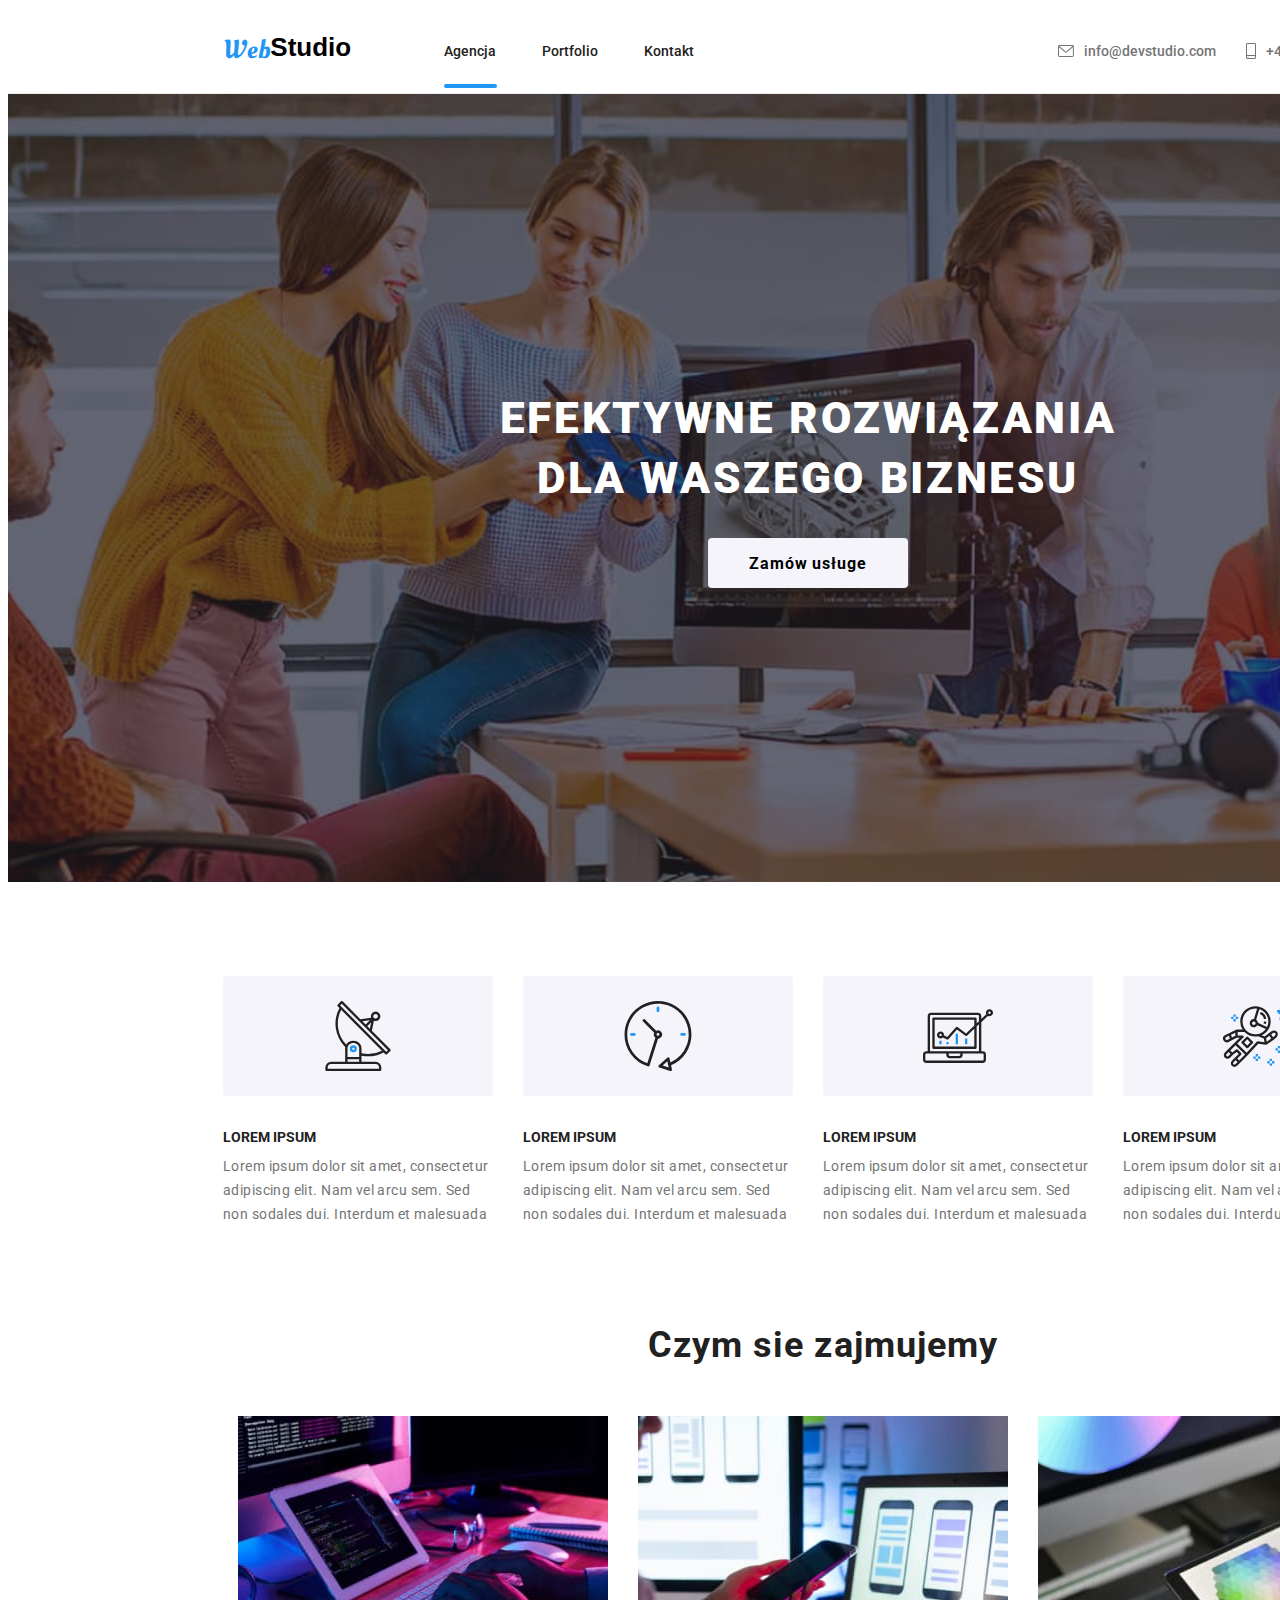
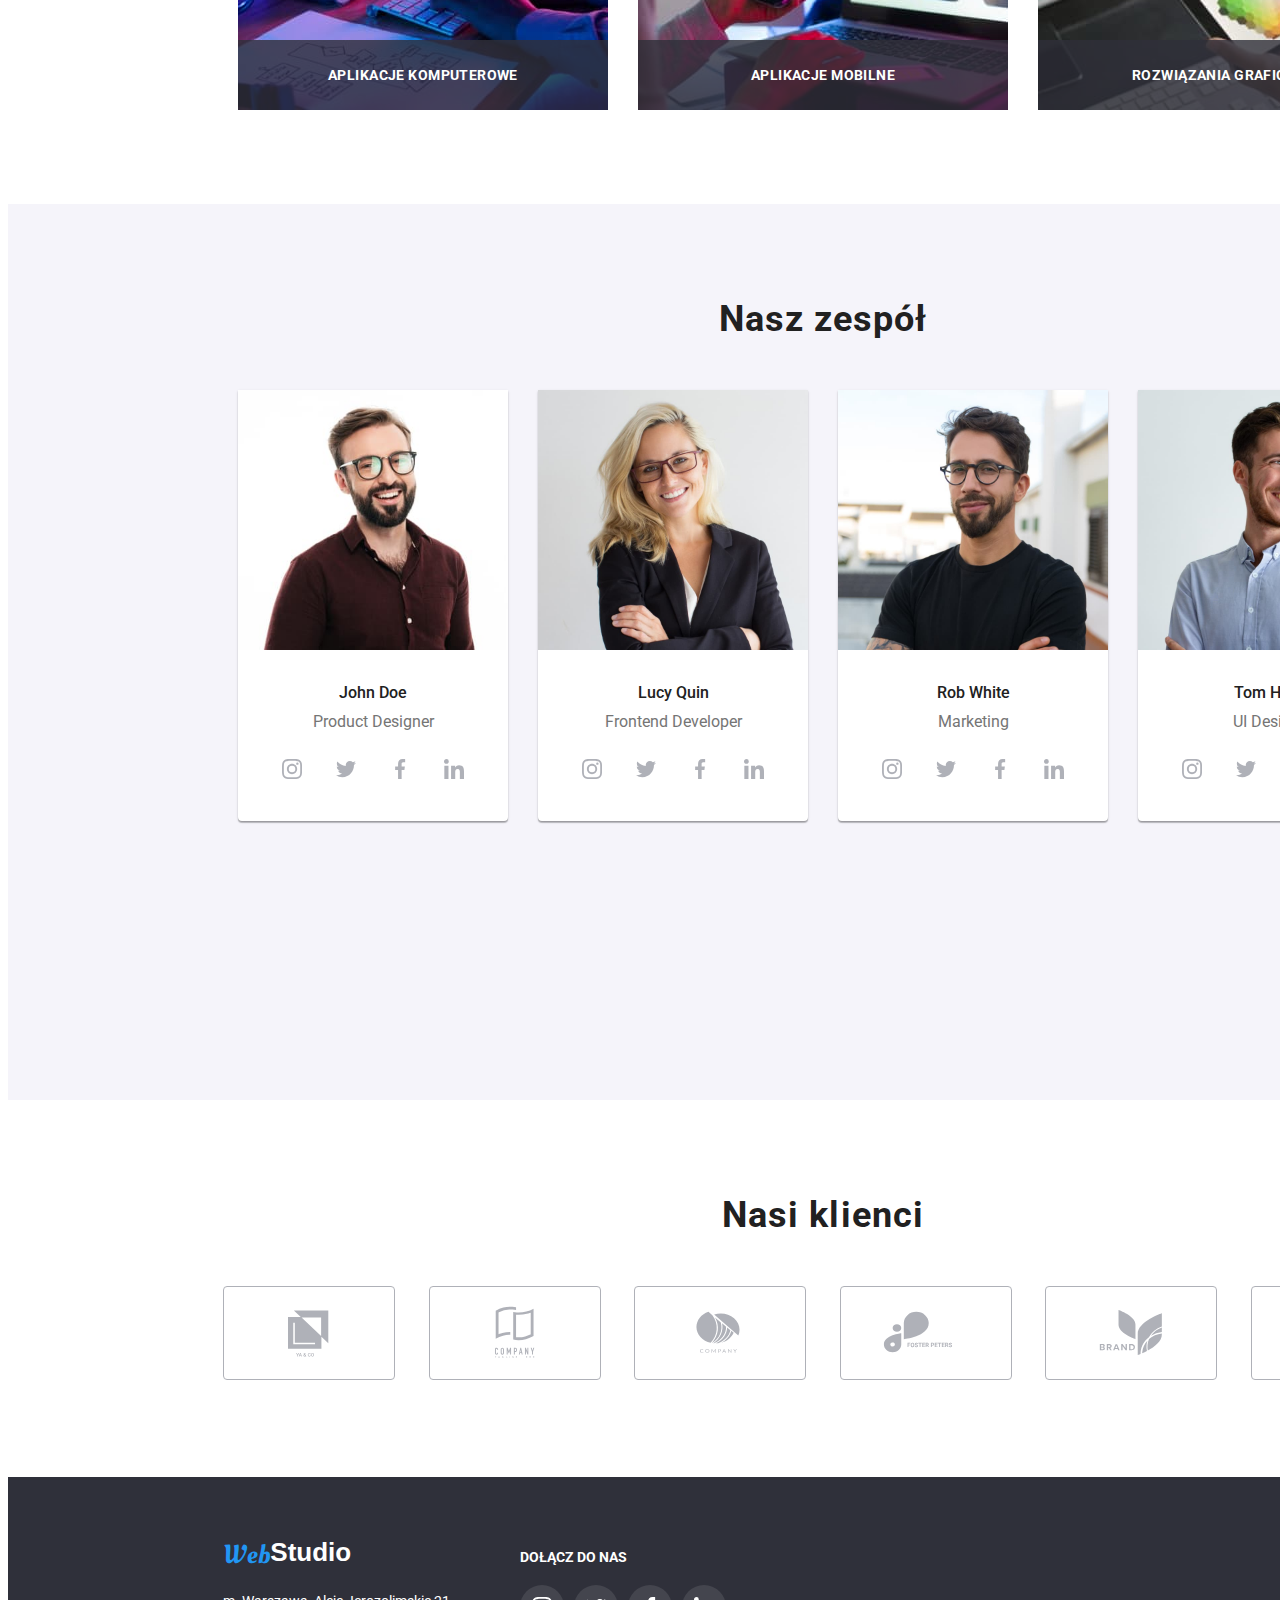
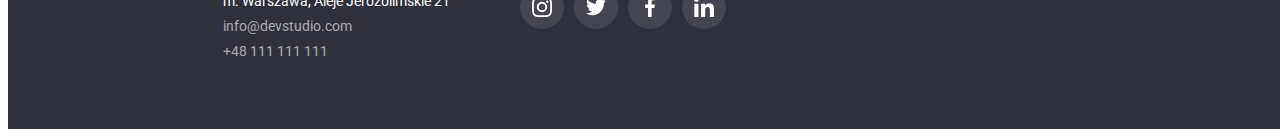
<file: index.html>
<!DOCTYPE html>
<html lang="pl">
  <head>
    <meta charset="UTF-8" />
    <meta http-equiv="X-UA-Compatible" content="IE=edge" />
    <meta name="viewport" content="width=device-width, initial-scale=1.0" />
    <link
      rel="stylesheet"
      href="https://cdnjs.cloudflare.com/ajax/libs/modern-normalize/1.1.0/modern-normalize.min.css"
      integrity="sha512-wpPYUAdjBVSE4KJnH1VR1HeZfpl1ub8YT/NKx4PuQ5NmX2tKuGu6U/JRp5y+Y8XG2tV+wKQpNHVUX03MfMFn9Q=="
      crossorigin="anonymous"
      referrerpolicy="no-referrer"
    />
    <link rel="stylesheet" href="./css/styles.css" />
    <link rel="preconnect" href="https://fonts.googleapis.com" />
    <link rel="preconnect" href="https://fonts.gstatic.com" crossorigin />
    <link
      href="https://fonts.googleapis.com/css2?family=Oleo+Script&family=Raleway:wght@700&family=Roboto:wght@400;500;700;900&display=swap"
      rel="stylesheet"
    />
    <title>WebStudio</title>
  </head>
  <body>
    <header class="header">
      <!--Logo strony-->
      <div class="container">
        <a class="logo" href="index.html"
          ><span class="color">Web</span
          ><span class="color-upper">Studio</span></a
        >
        <!--Pasek nawigacyjny-->
        <nav>
          <ul class="navigation-elements">
            <li class="underline-1">
              <a href="index.html">Agencja</a>
            </li>
            <li>
              <a href="portfolio.html">Portfolio</a>
            </li>
            <li>
              <a href="#">Kontakt</a>
            </li>
          </ul>
        </nav>
        <!--Kontakt-->
        <div class="upper">
          <div>
            <a class="contacts" href="mailto:info@devstudio.com">
              <svg class="icon" width="16px" height="12px">
                <use href="./images/icons.svg#icon-envelope"></use>
              </svg>
              info@devstudio.com</a
            >
          </div>
          <div>
            <a class="contacts" href="tel:+48111111111">
              <svg class="icon" width="10px" height="16px">
                <use href="./images/icons.svg#icon-smartphone"></use>
              </svg>
              +48 111 111 111</a
            >
          </div>
        </div>
      </div>
    </header>
    <main>
      <section class="interactive-elements-2 background section">
        <div class="container">
          <h1>EFEKTYWNE ROZWIĄZANIA <br />DLA WASZEGO BIZNESU</h1>
          <button type="button" class="main-button" data-modal-open>
            Zamów usługe
          </button>
        </div>
      </section>
      <section class="space container">
        <ul class="random-text">
          <li>
            <svg class="ibackground" width="270" height="120">
              <use
                width="70px"
                height="70px"
                x="100"
                y="25"
                href="./images/icons.svg#icon-antenna-1"
              ></use>
            </svg>
            <h4 class="fourth-header">LOREM IPSUM</h4>
            <p>
              Lorem ipsum dolor sit amet, consectetur adipiscing elit. Nam vel
              arcu sem. Sed non sodales dui. Interdum et malesuada
            </p>
          </li>
          <li>
            <svg class="ibackground" width="270" height="120">
              <use
                width="70px"
                height="70px"
                x="100"
                y="25"
                href="./images/icons.svg#icon-clock-1"
              ></use>
            </svg>
            <h4 class="fourth-header">LOREM IPSUM</h4>
            <p>
              Lorem ipsum dolor sit amet, consectetur adipiscing elit. Nam vel
              arcu sem. Sed non sodales dui. Interdum et malesuada
            </p>
          </li>
          <li>
            <svg class="ibackground" width="270" height="120">
              <use
                width="70px"
                height="70px"
                x="100"
                y="25"
                href="./images/icons.svg#icon-diagram-1"
              ></use>
            </svg>
            <h4 class="fourth-header">LOREM IPSUM</h4>
            <p>
              Lorem ipsum dolor sit amet, consectetur adipiscing elit. Nam vel
              arcu sem. Sed non sodales dui. Interdum et malesuada
            </p>
          </li>
          <li>
            <svg class="ibackground" width="270" height="120">
              <use
                width="70px"
                height="70px"
                x="100"
                y="25"
                href="./images/icons.svg#icon-astronaut-1"
              ></use>
            </svg>
            <h4 class="fourth-header">LOREM IPSUM</h4>
            <p>
              Lorem ipsum dolor sit amet, consectetur adipiscing elit. Nam vel
              arcu sem. Sed non sodales dui. Interdum et malesuada
            </p>
          </li>
        </ul>
      </section>
      <!--Galeria czym sie zajmujemy-->
      <section class="section container">
        <h2>Czym sie zajmujemy</h2>
        <ul class="card-set">
          <li class="card">
            <div class="thumb">
              <img
                src="./images/what_we_do/codding.jpg"
                alt="osoba koduje na tablecie"
                width="370"
                height="294"
              />

              <p class="label">Aplikacje komputerowe</p>
            </div>
          </li>
          <li class="card">
            <div class="thumb">
              <img
                src="./images/what_we_do/interface.jpg"
                alt="osoba tworzy interface aplikacji"
                width="370"
                height="294"
              />
              <p class="label">Aplikacje mobilne</p>
            </div>
          </li>
          <li class="card">
            <div class="thumb">
              <img
                src="./images/what_we_do/colors.jpg"
                alt="osoba dobiera kolor na tablecie"
                width="370"
                height="294"
              />
              <p class="label">Rozwiązania graficzne</p>
            </div>
          </li>
        </ul>
      </section>
      <!--Zespół-->
      <section class="team-background section">
        <div class="container">
          <h2 class="second-header">Nasz zespół</h2>
          <ul class="team-card-set">
            <li class="team-card">
              <figure class="image">
                <img
                  src="./images/our_team/john_doe.jpg"
                  alt="john doe"
                  width="270"
                  height="260"
                />
                <figcaption class="team">
                  <p>John Doe</p>
                  <p class="work">Product Designer</p>
                </figcaption>
              </figure>
              <ul class="social-media">
                <li>
                  <a
                    class="tbackground"
                    href="https://www.instagram.com"
                    target="blank"
                    rel="noreferrer noopener"
                  >
                    <svg width="44" height="44">
                      <use
                        class="sm-icon"
                        x="12"
                        y="12"
                        width="20px"
                        height="20px"
                        href="./images/icons.svg#icon-instagram-2"
                      ></use>
                    </svg>
                  </a>
                </li>
                <li>
                  <a
                    class="tbackground"
                    href="https://www.twitter.com"
                    target="blank"
                    rel="noreferrer noopener"
                  >
                    <svg width="44" height="44">
                      <use
                        class="sm-icon"
                        x="12"
                        y="12"
                        width="20px"
                        height="20px"
                        href="./images/icons.svg#icon-twitter-1"
                      ></use>
                    </svg>
                  </a>
                </li>
                <li>
                  <a
                    class="tbackground"
                    href="https://www.facebook.com"
                    target="blank"
                    rel="noreferrer noopener"
                  >
                    <svg width="44" height="44">
                      <use
                        class="sm-icon"
                        x="12"
                        y="12"
                        width="20px"
                        height="20px"
                        href="./images/icons.svg#icon-facebook-1"
                      ></use>
                    </svg>
                  </a>
                </li>
                <li>
                  <a
                    class="tbackground"
                    href="https://www.linkedin.com/"
                    target="blank"
                    rel="noreferrer noopener"
                  >
                    <svg width="44" height="44">
                      <use
                        class="sm-icon"
                        x="12"
                        y="12"
                        width="20px"
                        height="20px"
                        href="./images/icons.svg#icon-linkedin-1"
                      ></use>
                    </svg>
                  </a>
                </li>
              </ul>
            </li>
            <li class="team-card">
              <figure>
                <img
                  src="./images/our_team/lucy_quin.jpg"
                  alt="lucy quin"
                  width="270"
                  height="260"
                />
                <figcaption class="team">
                  <p>Lucy Quin</p>
                  <p class="work">Frontend Developer</p>
                </figcaption>
              </figure>
              <ul class="social-media">
                <li>
                  <a
                    class="tbackground"
                    href="https://www.instagram.com"
                    target="blank"
                    rel="noreferrer noopener"
                  >
                    <svg width="44" height="44">
                      <use
                        class="sm-icon"
                        x="12"
                        y="12"
                        width="20px"
                        height="20px"
                        href="./images/icons.svg#icon-instagram-2"
                      ></use>
                    </svg>
                  </a>
                </li>
                <li>
                  <a
                    class="tbackground"
                    href="https://www.twitter.com"
                    target="blank"
                    rel="noreferrer noopener"
                  >
                    <svg width="44" height="44">
                      <use
                        class="sm-icon"
                        x="12"
                        y="12"
                        width="20px"
                        height="20px"
                        href="./images/icons.svg#icon-twitter-1"
                      ></use>
                    </svg>
                  </a>
                </li>
                <li>
                  <a
                    class="tbackground"
                    href="https://www.facebook.com"
                    target="blank"
                    rel="noreferrer noopener"
                  >
                    <svg width="44" height="44">
                      <use
                        class="sm-icon"
                        x="12"
                        y="12"
                        width="20px"
                        height="20px"
                        href="./images/icons.svg#icon-facebook-1"
                      ></use>
                    </svg>
                  </a>
                </li>
                <li>
                  <a
                    class="tbackground"
                    href="https://www.linkedin.com/"
                    target="blank"
                    rel="noreferrer noopener"
                  >
                    <svg width="44" height="44">
                      <use
                        class="sm-icon"
                        x="12"
                        y="12"
                        width="20px"
                        height="20px"
                        href="./images/icons.svg#icon-linkedin-1"
                      ></use>
                    </svg>
                  </a>
                </li>
              </ul>
            </li>
            <li class="team-card">
              <figure>
                <img
                  src="./images/our_team/rob_white.jpg"
                  alt="rob white"
                  width="270"
                  height="260"
                />
                <figcaption class="team">
                  <p>Rob White</p>
                  <p class="work">Marketing</p>
                </figcaption>
              </figure>
              <ul class="social-media">
                <li>
                  <a
                    class="tbackground"
                    href="https://www.instagram.com"
                    target="blank"
                    rel="noreferrer noopener"
                  >
                    <svg width="44" height="44">
                      <use
                        class="sm-icon"
                        x="12"
                        y="12"
                        width="20px"
                        height="20px"
                        href="./images/icons.svg#icon-instagram-2"
                      ></use>
                    </svg>
                  </a>
                </li>
                <li>
                  <a
                    class="tbackground"
                    href="https://www.twitter.com"
                    target="blank"
                    rel="noreferrer noopener"
                  >
                    <svg width="44" height="44">
                      <use
                        class="sm-icon"
                        x="12"
                        y="12"
                        width="20px"
                        height="20px"
                        href="./images/icons.svg#icon-twitter-1"
                      ></use>
                    </svg>
                  </a>
                </li>
                <li>
                  <a
                    class="tbackground"
                    href="https://www.facebook.com"
                    target="blank"
                    rel="noreferrer noopener"
                  >
                    <svg width="44" height="44">
                      <use
                        class="sm-icon"
                        x="12"
                        y="12"
                        width="20px"
                        height="20px"
                        href="./images/icons.svg#icon-facebook-1"
                      ></use>
                    </svg>
                  </a>
                </li>
                <li>
                  <a
                    class="tbackground"
                    href="https://www.linkedin.com/"
                    target="blank"
                    rel="noreferrer noopener"
                  >
                    <svg width="44" height="44">
                      <use
                        class="sm-icon"
                        x="12"
                        y="12"
                        width="20px"
                        height="20px"
                        href="./images/icons.svg#icon-linkedin-1"
                      ></use>
                    </svg>
                  </a>
                </li>
              </ul>
            </li>
            <li class="team-card">
              <figure>
                <img
                  src="./images/our_team/tom_hardy.jpg"
                  alt="tom hardy"
                  width="270"
                  height="260"
                />
                <figcaption class="team">
                  <p>Tom Hardy</p>
                  <p class="work">UI Designer</p>
                </figcaption>
              </figure>
              <ul class="social-media">
                <li>
                  <a
                    class="tbackground"
                    href="https://www.instagram.com"
                    target="blank"
                    rel="noreferrer noopener"
                  >
                    <svg width="44" height="44">
                      <use
                        class="sm-icon"
                        x="12"
                        y="12"
                        width="20px"
                        height="20px"
                        href="./images/icons.svg#icon-instagram-2"
                      ></use>
                    </svg>
                  </a>
                </li>
                <li>
                  <a
                    class="tbackground"
                    href="https://www.twitter.com"
                    target="blank"
                    rel="noreferrer noopener"
                  >
                    <svg width="44" height="44">
                      <use
                        class="sm-icon"
                        x="12"
                        y="12"
                        width="20px"
                        height="20px"
                        href="./images/icons.svg#icon-twitter-1"
                      ></use>
                    </svg>
                  </a>
                </li>
                <li>
                  <a
                    class="tbackground"
                    href="https://www.facebook.com"
                    target="blank"
                    rel="noreferrer noopener"
                  >
                    <svg width="44" height="44">
                      <use
                        class="sm-icon"
                        x="12"
                        y="12"
                        width="20px"
                        height="20px"
                        href="./images/icons.svg#icon-facebook-1"
                      ></use>
                    </svg>
                  </a>
                </li>
                <li>
                  <a
                    class="tbackground"
                    href="https://www.linkedin.com/"
                    target="blank"
                    rel="noreferrer noopener"
                  >
                    <svg width="44" height="44">
                      <use
                        class="sm-icon"
                        x="12"
                        y="12"
                        width="20px"
                        height="20px"
                        href="./images/icons.svg#icon-linkedin-1"
                      ></use>
                    </svg>
                  </a>
                </li>
              </ul>
            </li>
          </ul>
        </div>
      </section>
      <section class="section">
        <div class="container">
          <h2>Nasi klienci</h2>
          <ul class="clients-icons">
            <li>
              <svg width="170" height="92" class="clients-background">
                <use
                  class="client-logo"
                  x="32"
                  y="16"
                  width="106"
                  height="60"
                  href="./images/icons.svg#icon-Logo"
                ></use>
              </svg>
            </li>
            <li>
              <svg width="170" height="92" class="clients-background">
                <use
                  class="client-logo"
                  x="32"
                  y="16"
                  width="106"
                  height="60"
                  href="./images/icons.svg#icon-Logo-1"
                ></use>
              </svg>
            </li>
            <li>
              <svg width="170" height="92" class="clients-background">
                <use
                  class="client-logo"
                  x="32"
                  y="16"
                  width="106"
                  height="60"
                  href="./images/icons.svg#icon-Logo-2"
                ></use>
              </svg>
            </li>
            <li>
              <svg width="170" height="92" class="clients-background">
                <use
                  class="client-logo"
                  x="32"
                  y="16"
                  width="106"
                  height="60"
                  href="./images/icons.svg#icon-Logo-3"
                ></use>
              </svg>
            </li>
            <li>
              <svg width="170" height="92" class="clients-background">
                <use
                  class="client-logo"
                  x="32"
                  y="16"
                  width="106"
                  height="60"
                  href="./images/icons.svg#icon-Logo-4"
                ></use>
              </svg>
            </li>
            <li>
              <svg width="170" height="92" class="clients-background">
                <use
                  class="client-logo"
                  x="32"
                  y="16"
                  width="106"
                  height="60"
                  href="./images/icons.svg#icon-Logo-5"
                ></use>
              </svg>
            </li>
          </ul>
        </div>
      </section>
    </main>
    <footer class="footer">
      <div class="container">
        <div>
          <a class="logo" href="index.html"
            ><span class="color">Web</span
            ><span class="color-lower">Studio</span></a
          >

          <address class="address">
            <p>m. Warszawa, Aleje Jerozolimskie 21</p>
            <a href="mailto:info@devstudio.com">info@devstudio.com</a>
            <a href="tel:+48111111111">+48 111 111 111</a>
          </address>
        </div>
        <div>
          <h4 class="join-us">Dołącz do nas</h4>
          <ul class="social-media-footer">
            <li>
              <a
                class="fbackground"
                href="https://www.instagram.com"
                target="blank"
                rel="noreferrer noopener"
              >
                <svg width="44" height="44">
                  <use
                    class="sm-icon-footer"
                    x="12"
                    y="12"
                    width="20px"
                    height="20px"
                    href="./images/icons.svg#icon-instagram-2"
                  ></use>
                </svg>
              </a>
            </li>
            <li>
              <a
                class="fbackground"
                href="https://www.twitter.com"
                target="blank"
                rel="noreferrer noopener"
              >
                <svg width="44" height="44">
                  <use
                    class="sm-icon-footer"
                    x="12"
                    y="12"
                    width="20px"
                    height="20px"
                    href="./images/icons.svg#icon-twitter-1"
                  ></use>
                </svg>
              </a>
            </li>
            <li>
              <a
                class="fbackground"
                href="https://www.facebook.com"
                target="blank"
                rel="noreferrer noopener"
              >
                <svg width="44" height="44">
                  <use
                    class="sm-icon-footer"
                    x="12"
                    y="12"
                    width="20px"
                    height="20px"
                    href="./images/icons.svg#icon-facebook-1"
                  ></use>
                </svg>
              </a>
            </li>
            <li>
              <a
                class="fbackground"
                href="https://www.linkedin.com/"
                target="blank"
                rel="noreferrer noopener"
              >
                <svg width="44" height="44">
                  <use
                    class="sm-icon-footer"
                    x="12"
                    y="12"
                    width="20px"
                    height="20px"
                    href="./images/icons.svg#icon-linkedin-1"
                  ></use>
                </svg>
              </a>
            </li>
          </ul>
        </div>
      </div>
    </footer>
    <div class="backdrop is-hidden" data-modal>
      <div class="modal-window">
        <button type="button" class="close-button" data-modal-close>
          <svg class="close-icon" width="18px" height="18px">
            <use href="./images/icons.svg#icon-close"></use>
          </svg>
        </button>
      </div>
    </div>
    <script src="./js/modal.js"></script>
  </body>
</html>
</file>
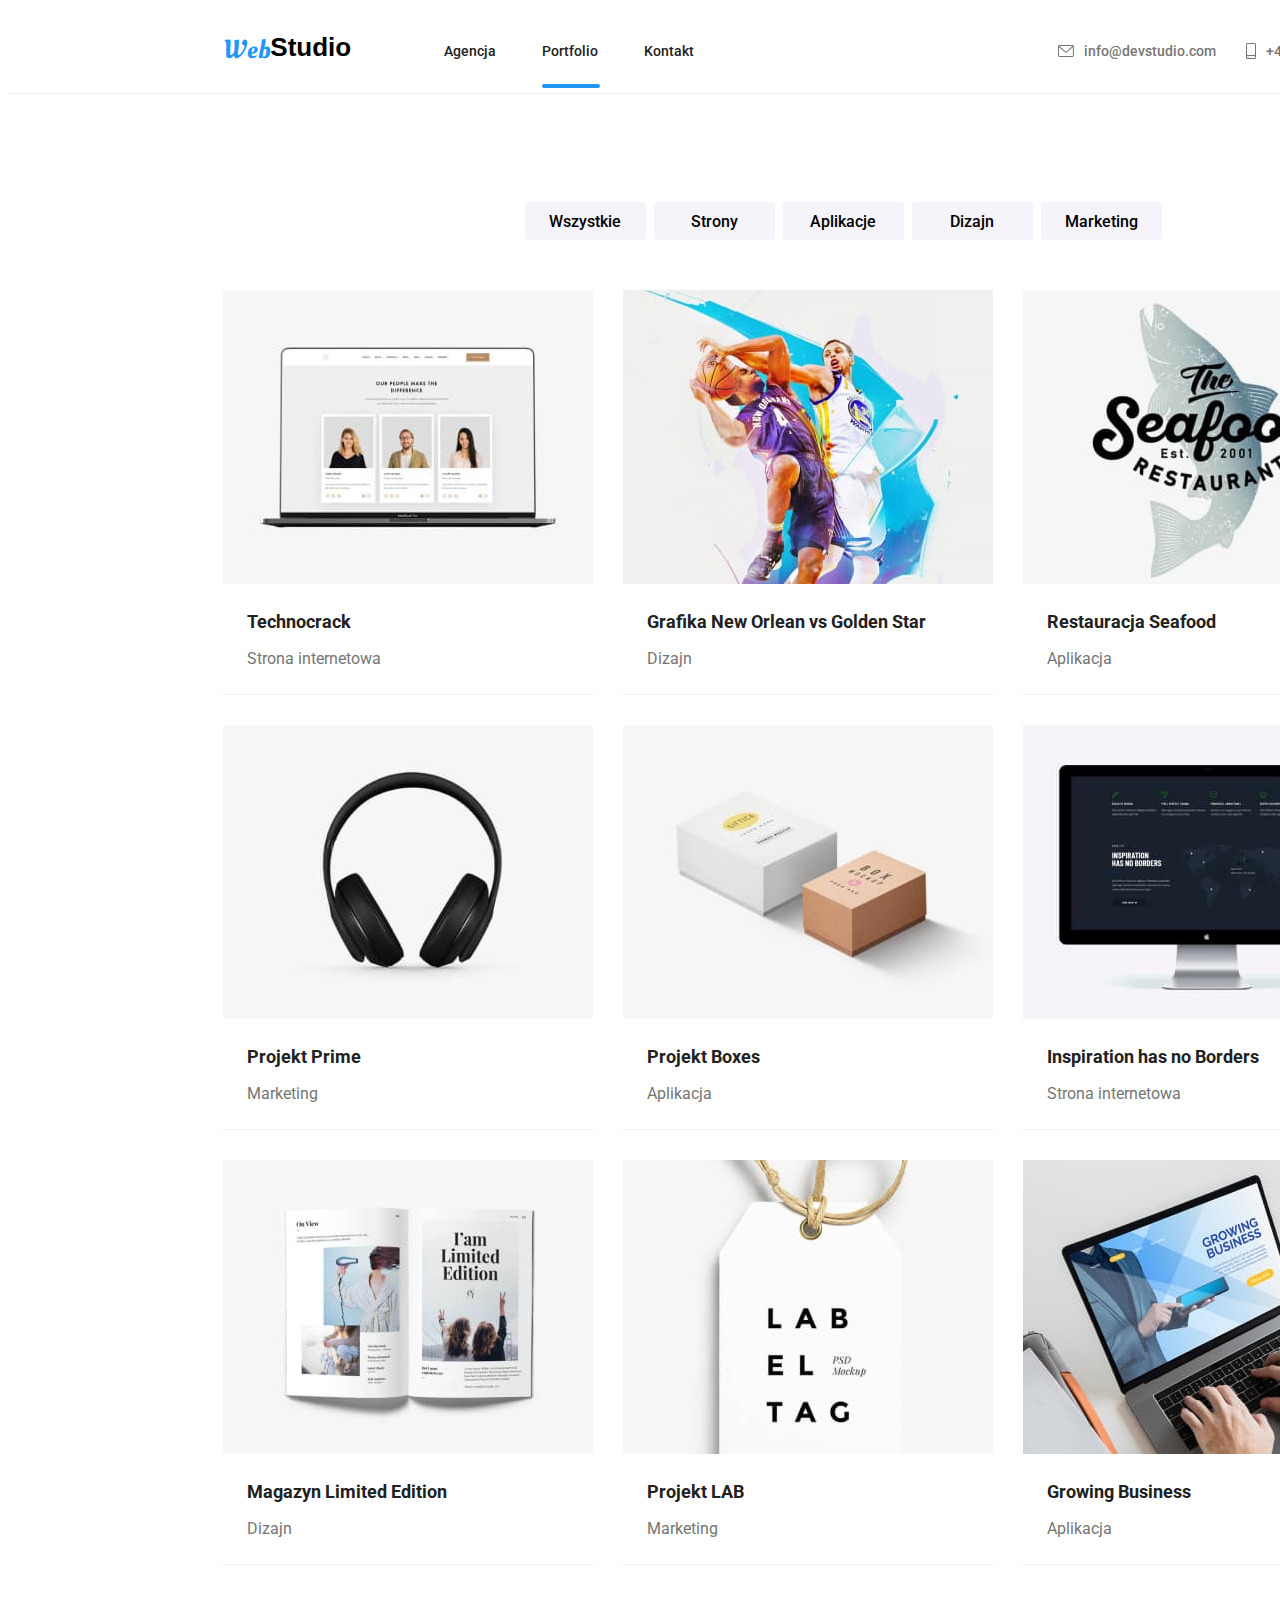
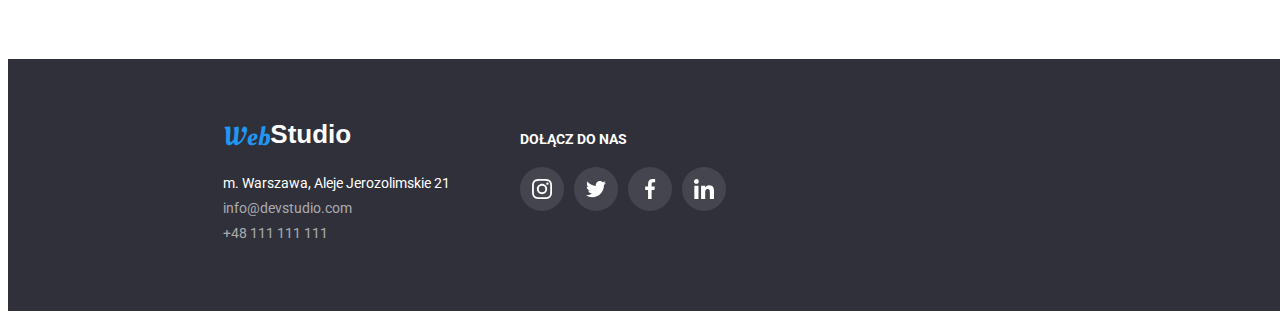
<file: portfolio.html>
<!DOCTYPE html>
<html lang="pl">
  <head>
    <meta charset="UTF-8" />
    <meta http-equiv="X-UA-Compatible" content="IE=edge" />
    <meta name="viewport" content="width=device-width, initial-scale=1.0" />
    <link
      rel="stylesheet"
      href="https://cdnjs.cloudflare.com/ajax/libs/modern-normalize/1.1.0/modern-normalize.min.css"
      integrity="sha512-wpPYUAdjBVSE4KJnH1VR1HeZfpl1ub8YT/NKx4PuQ5NmX2tKuGu6U/JRp5y+Y8XG2tV+wKQpNHVUX03MfMFn9Q=="
      crossorigin="anonymous"
      referrerpolicy="no-referrer"
    />
    <link rel="stylesheet" href="./css/styles.css" />
    <link rel="preconnect" href="https://fonts.googleapis.com" />
    <link rel="preconnect" href="https://fonts.gstatic.com" crossorigin />
    <link
      href="https://fonts.googleapis.com/css2?family=Oleo+Script&family=Raleway:wght@700&family=Roboto:wght@400;500;700;900&display=swap"
      rel="stylesheet"
    />
    <title>Portfolio</title>
  </head>
  <body>
    <header class="header">
      <!--Logo strony-->
      <div class="container">
        <a class="logo" href="index.html"
          ><span class="color">Web</span
          ><span class="color-upper">Studio</span></a
        >
        <!--Pasek nawigacyjny-->
        <nav>
          <ul class="navigation-elements">
            <li>
              <a href="index.html">Agencja</a>
            </li>
            <li class="underline-2">
              <a href="portfolio.html">Portfolio</a>
            </li>
            <li>
              <a href="#">Kontakt</a>
            </li>
          </ul>
        </nav>
        <!--Kontakt-->
        <div class="upper">
          <div>
            <a class="contacts" href="mailto:info@devstudio.com">
              <svg class="icon" width="16px" height="12px">
                <use href="./images/icons.svg#icon-envelope"></use>
              </svg>
              info@devstudio.com</a
            >
          </div>
          <div>
            <a class="contacts" href="tel:+48111111111">
              <svg class="icon" width="10px" height="16px">
                <use href="./images/icons.svg#icon-smartphone"></use>
              </svg>
              +48 111 111 111</a
            >
          </div>
        </div>
      </div>
    </header>
    <main>
      <div class="container section">
        <ul class="interactive-elements">
          <li><button type="button">Wszystkie</button></li>
          <li><button type="button">Strony</button></li>
          <li><button type="button">Aplikacje</button></li>
          <li><button type="button">Dizajn</button></li>
          <li><button type="button">Marketing</button></li>
        </ul>
        <ul class="portfolio-card">
          <li class="portfolio-list">
            <figure>
              <div class="box">
                <div class="overlay">
                  <p>
                    Technocrack jest popularną platformą wykorzystywaną do
                    rozpowszechniania koronawirusa. Firmy wykorzystują tę
                    platformę do celów szpiegowskich i ataków na
                    niezabezpieczone serwery konkurencji
                  </p>
                </div>
                <img
                  src="./images/portfolio/laptop_img1.jpg"
                  alt="grafika laptopa"
                  width="370"
                  height="294"
                />
              </div>
              <figcaption class="portfolio">
                <p>Technocrack</p>
                <span>Strona internetowa</span>
              </figcaption>
            </figure>
          </li>
          <li class="portfolio-list">
            <figure>
              <div class="box">
                <div class="overlay">
                  <p>
                    Technocrack jest popularną platformą wykorzystywaną do
                    rozpowszechniania koronawirusa. Firmy wykorzystują tę
                    platformę do celów szpiegowskich i ataków na
                    niezabezpieczone serwery konkurencji
                  </p>
                </div>
                <img
                  src="./images/portfolio/players_img.jpg"
                  alt="dwaj gracze koszykowki"
                  width="370"
                  height="294"
                />
              </div>
              <figcaption class="portfolio">
                <p>Grafika New Orlean vs Golden Star</p>
                <span>Dizajn</span>
              </figcaption>
            </figure>
          </li>
          <li class="portfolio-list">
            <figure>
              <div class="box">
                <div class="overlay">
                  <p>
                    Technocrack jest popularną platformą wykorzystywaną do
                    rozpowszechniania koronawirusa. Firmy wykorzystują tę
                    platformę do celów szpiegowskich i ataków na
                    niezabezpieczone serwery konkurencji
                  </p>
                </div>
                <img
                  src="./images/portfolio/restaurant_img.jpg"
                  alt="logo restauracji"
                  width="370"
                  height="294"
                />
              </div>
              <figcaption class="portfolio">
                <p>Restauracja Seafood</p>
                <span>Aplikacja</span>
              </figcaption>
            </figure>
          </li>
          <li class="portfolio-list">
            <figure>
              <div class="box">
                <div class="overlay">
                  <p>
                    Technocrack jest popularną platformą wykorzystywaną do
                    rozpowszechniania koronawirusa. Firmy wykorzystują tę
                    platformę do celów szpiegowskich i ataków na
                    niezabezpieczone serwery konkurencji
                  </p>
                </div>
                <img
                  src="./images/portfolio/headphones_img.jpg"
                  alt="grafika sluchawek"
                  width="370"
                  height="294"
                />
              </div>
              <figcaption class="portfolio">
                <p>Projekt Prime</p>
                <span>Marketing</span>
              </figcaption>
            </figure>
          </li>
          <li class="portfolio-list">
            <figure>
              <div class="box">
                <div class="overlay">
                  <p>
                    Technocrack jest popularną platformą wykorzystywaną do
                    rozpowszechniania koronawirusa. Firmy wykorzystują tę
                    platformę do celów szpiegowskich i ataków na
                    niezabezpieczone serwery konkurencji
                  </p>
                </div>
                <img
                  src="./images/portfolio/boxes_img.jpg"
                  alt="pudelka"
                  width="370"
                  height="294"
                />
              </div>
              <figcaption class="portfolio">
                <p>Projekt Boxes</p>
                <span>Aplikacja</span>
              </figcaption>
            </figure>
          </li>
          <li class="portfolio-list">
            <figure>
              <div class="box">
                <div class="overlay">
                  <p>
                    Technocrack jest popularną platformą wykorzystywaną do
                    rozpowszechniania koronawirusa. Firmy wykorzystują tę
                    platformę do celów szpiegowskich i ataków na
                    niezabezpieczone serwery konkurencji
                  </p>
                </div>
                <img
                  src="./images/portfolio/desktop_img.jpg"
                  alt="grafika komputera stacjonarnego"
                  width="370"
                  height="294"
                />
              </div>
              <figcaption class="portfolio">
                <p>Inspiration has no Borders</p>
                <span>Strona internetowa</span>
              </figcaption>
            </figure>
          </li>
          <li class="portfolio-list">
            <figure>
              <div class="box">
                <div class="overlay">
                  <p>
                    Technocrack jest popularną platformą wykorzystywaną do
                    rozpowszechniania koronawirusa. Firmy wykorzystują tę
                    platformę do celów szpiegowskich i ataków na
                    niezabezpieczone serwery konkurencji
                  </p>
                </div>
                <img
                  src="./images/portfolio/book_img.jpg"
                  alt="otwarta ksiazka"
                  width="370"
                  height="294"
                />
              </div>
              <figcaption class="portfolio">
                <p>Magazyn Limited Edition</p>
                <span>Dizajn</span>
              </figcaption>
            </figure>
          </li>
          <li class="portfolio-list">
            <figure>
              <div class="box">
                <div class="overlay">
                  <p>
                    Technocrack jest popularną platformą wykorzystywaną do
                    rozpowszechniania koronawirusa. Firmy wykorzystują tę
                    platformę do celów szpiegowskich i ataków na
                    niezabezpieczone serwery konkurencji
                  </p>
                </div>
                <img
                  src="./images/portfolio/label_img.jpg"
                  alt="grafika etykiety"
                  width="370"
                  height="294"
                />
              </div>
              <figcaption class="portfolio">
                <p>Projekt LAB</p>
                <span>Marketing</span>
              </figcaption>
            </figure>
          </li>
          <li class="portfolio-list">
            <figure>
              <div class="box">
                <div class="overlay">
                  <p>
                    Technocrack jest popularną platformą wykorzystywaną do
                    rozpowszechniania koronawirusa. Firmy wykorzystują tę
                    platformę do celów szpiegowskich i ataków na
                    niezabezpieczone serwery konkurencji
                  </p>
                </div>
                <img
                  src="./images/portfolio/laptop_img2.jpg"
                  alt="osoba pisze na laptopie"
                  width="370"
                  height="294"
                />
              </div>
              <figcaption class="portfolio">
                <p>Growing Business</p>
                <span>Aplikacja</span>
              </figcaption>
            </figure>
          </li>
        </ul>
      </div>
    </main>
    <footer class="footer">
      <div class="container">
        <div>
          <a class="logo" href="index.html"
            ><span class="color">Web</span
            ><span class="color-lower">Studio</span></a
          >

          <address class="address">
            <p>m. Warszawa, Aleje Jerozolimskie 21</p>
            <a href="mailto:info@devstudio.com">info@devstudio.com</a>
            <a href="tel:+48111111111">+48 111 111 111</a>
          </address>
        </div>
        <div>
          <h4 class="join-us">Dołącz do nas</h4>
          <ul class="social-media-footer">
            <li>
              <a
                class="fbackground"
                href="https://www.instagram.com"
                target="blank"
                rel="noreferrer noopener"
              >
                <svg width="44" height="44">
                  <use
                    class="sm-icon-footer"
                    x="12"
                    y="12"
                    width="20px"
                    height="20px"
                    href="./images/icons.svg#icon-instagram-2"
                  ></use>
                </svg>
              </a>
            </li>
            <li>
              <a
                class="fbackground"
                href="https://www.twitter.com"
                target="blank"
                rel="noreferrer noopener"
              >
                <svg width="44" height="44">
                  <use
                    class="sm-icon-footer"
                    x="12"
                    y="12"
                    width="20px"
                    height="20px"
                    href="./images/icons.svg#icon-twitter-1"
                  ></use>
                </svg>
              </a>
            </li>
            <li>
              <a
                class="fbackground"
                href="https://www.facebook.com"
                target="blank"
                rel="noreferrer noopener"
              >
                <svg width="44" height="44">
                  <use
                    class="sm-icon-footer"
                    x="12"
                    y="12"
                    width="20px"
                    height="20px"
                    href="./images/icons.svg#icon-facebook-1"
                  ></use>
                </svg>
              </a>
            </li>
            <li>
              <a
                class="fbackground"
                href="https://www.linkedin.com/"
                target="blank"
                rel="noreferrer noopener"
              >
                <svg width="44" height="44">
                  <use
                    class="sm-icon-footer"
                    x="12"
                    y="12"
                    width="20px"
                    height="20px"
                    href="./images/icons.svg#icon-linkedin-1"
                  ></use>
                </svg>
              </a>
            </li>
          </ul>
        </div>
      </div>
    </footer>
  </body>
</html>
</file>
<file: css/styles.css>
:root {
  --hilight-color: #2196f3;
  --text-color: #212121;
  --uppercontacts-color: #757575;
  --address-color: #ffffff99;
  --logo-color: #000000;
  --buttons-color: #f5f4fa;
  --headerbackground-color: #ffffff;
  --akcent-color: #2f303a;
  --uppericons-color: rgba(175, 177, 184, 1);
  --smedia-color: #afb1b8;
}
body {
  font-family: "Roboto", sans-serif;
  color: var(--text-color);
  background-color: var(--headerbackground-color);
  font-size: 14px;
  width: 1600px;
  position: relative;
}

.header .logo {
  font-family: "Railway", sans-serif;
  font-weight: 700;
  font-size: 26px;
  cursor: pointer;
  display: flex;
  text-decoration: none;
  padding-top: 24px;
  padding-bottom: 25px;
  justify-content: flex-start;
}
.footer .logo {
  display: inline-flex;
  font-family: "Railway", sans-serif;
  font-weight: 700;
  font-size: 26px;
  cursor: pointer;
  text-decoration: none;
  margin-top: 60px;
  margin-bottom: 20px;
  text-decoration: none;
}

.logo .color {
  color: var(--hilight-color);
  font-family: "oleo script";
  font-weight: 400;
  font-size: 26px;
  line-height: 35, 96px;
  letter-spacing: 0.03em;
}
.logo .color-upper {
  color: var(--logo-color);
}
.logo .color-lower {
  color: var(--headerbackground-color);
}

.interactive-elements-2 {
  list-style: none;
  letter-spacing: 0.06em;
  display: flex;
  flex-direction: column;
  align-items: center;
  justify-content: center;
}
.interactive-elements-2 .container {
  list-style: none;
  letter-spacing: 0.06em;
  display: flex;
  flex-direction: column;
  align-items: center;
  justify-content: center;
  margin-left: 0;
}
.interactive-elements-2 [type="button"] {
  box-sizing: content-box;
  background-color: var(--buttons-color);
  font-weight: 700;
  font-size: 16px;
  letter-spacing: 0.06em;
  text-align: center;
  border: none;
  font-family: "Roboto";
  width: 200px;
  height: 50px;
  border-radius: 4px;
  margin-top: 30px;
  padding: 0 0;
  transition-duration: 250ms;
  transition-timing-function: cubic-bezier(0.4, 0, 0.2, 1);
}
.interactive-elements-2 [type="button"]:hover,
.interactive-elements-2 [type="button"]:focus {
  background-color: var(--hilight-color);
  cursor: pointer;
  color: #ffffff;
  box-shadow: 0px 4px 4px 0px rgba(0, 0, 0, 0.15);
  transition-duration: 250ms;
  transition-timing-function: cubic-bezier(0.4, 0, 0.2, 1);
}
.interactive-elements {
  list-style: none;
  display: flex;
  justify-content: center;
  gap: 8px;
  margin-bottom: 50px;
}
.interactive-elements [type="button"] {
  background-color: var(--buttons-color);
  font-weight: 500;
  font-size: 16px;
  border: none;
  font-family: "Roboto";
  border-radius: 4px;
  width: 121px;
  height: 38px;
  transition-duration: 250ms;
  transition-timing-function: cubic-bezier(0.4, 0, 0.2, 1);
}

.interactive-elements [type="button"]:hover,
.interactive-elements [type="button"]:focus {
  background-color: var(--hilight-color);
  cursor: pointer;
  color: #ffffff;
  box-shadow: 0px 2px 2px 0px rgba(0, 0, 0, 0.12),
    0px 1px 2px 0px rgba(0, 0, 0, 0.08);
}

.contacts {
  display: flex;
  align-items: center;
  text-decoration: none;
  color: var(--uppercontacts-color);
  font-weight: 500;
  transition-duration: 250ms;
  transition-timing-function: cubic-bezier(0.4, 0, 0.2, 1);
}

.address {
  display: flex;
  flex-direction: column;
}
.address > p {
  display: flex;
  color: var(--headerbackground-color);
  font-style: normal;
  margin-bottom: 9px;
  margin-top: 0;
}
.address > a {
  color: var(--address-color);
  font-style: normal;
  margin-right: auto;
  margin-bottom: 9px;
  font-weight: 400;
  text-decoration: none;
}

.header .navigation-elements {
  display: flex;
  list-style: none;
  padding-top: 32px;
  padding-bottom: 32px;
  padding-right: 364px;
  padding-left: 93px;
  gap: 46px;
  justify-content: space-evenly;
  margin-top: 0;
  margin-bottom: 0;
  align-items: center;
}
.navigation-elements li > a {
  color: var(--text-color);
  text-decoration: none;
  font-weight: 500;
  transition-duration: 250ms;
  transition-timing-function: cubic-bezier(0.4, 0, 0.2, 1);
}
.navigation-elements li > a:hover,
.navigation-elements li > a:focus {
  color: var(--hilight-color);
}
.navigation-elements .underline-1::after {
  position: absolute;
  top: 76px;
  display: block;
  width: 53px;
  height: 4px;
  border-radius: 2px;
  background-color: #2196f3;
  content: "";
  background-size: contain;
}
.navigation-elements .underline-2::after {
  position: absolute;
  top: 76px;
  display: block;
  width: 58px;
  height: 4px;
  border-radius: 2px;
  background-color: #2196f3;
  content: "";
  background-size: contain;
}

.team p {
  font-size: 16px;
  font-weight: 500;
  text-align: center;
  margin-top: 30px;
  margin-bottom: 0;
}
.team .work {
  color: var(--uppercontacts-color);
  text-align: center;
  font-size: 16px;
  font-weight: 400;
  margin-top: 10px;
  margin-bottom: 16px;
}
h1 {
  font-weight: 900;
  font-size: 44px;
  color: #ffffff;
  text-align: center;
  line-height: 60px;
  letter-spacing: 0.06em;
  display: flex;
  justify-content: center;
  align-items: center;
  margin: 0;
}
h2 {
  font-weight: 700;
  text-align: center;
  margin-top: 0;
  margin-bottom: 50px;
  font-size: 36px;
  line-height: 42px;
  letter-spacing: 0.03em;
}
h4 {
  font-weight: 700;
  margin: 0;
}
.random-text {
  display: flex;
  list-style: none;
  gap: 30px;
  margin-top: 0;
  margin-bottom: 0;
  padding-left: 0;
}
.random-text p {
  color: var(--uppercontacts-color);
  line-height: 1.714;
  font-weight: 400;
  letter-spacing: 0.03em;
  width: 270px;
  height: 75px;
  margin-top: 10px;
  margin-bottom: 0;
}
.portfolio p {
  display: block;
  font-weight: 700;
  font-size: 18px;
  line-height: 36px;
  padding: 20px 24px 0;
  margin: 0 auto 4px;
}
.portfolio span {
  display: block;
  font-weight: 400;
  font-size: 16px;
  line-height: 30px;
  color: var(--uppercontacts-color);
  padding: 0px 24px 20px;
}
.header {
  display: flex;
  align-items: center;
  background-color: var(--headerbackground-color);
  border-bottom: 1px solid #ececec;
}
.header .container {
  display: flex;
  align-items: center;
  background-color: var(--headerbackground-color);
}

.footer {
  background-color: var(--akcent-color);
  height: 252px;
  width: 1600px;
  margin-right: auto;
}

.footer .container {
  display: flex;
}
.background {
  height: 600px;
  max-width: 1600px;
  background-image: linear-gradient(
      0deg,
      rgba(47, 48, 58, 0.4) 0%,
      rgba(47, 48, 58, 0.4) 100%
    ),
    url("../images/background_img.jpg");

  background-size: cover;
  background-position: center;
  background-repeat: no-repeat;
}
.upper {
  display: flex;
  align-items: center;
  gap: 30px;
}

.icon {
  display: flex;
  align-items: center;
  margin-right: 10px;
  fill: var(--uppercontacts-color);
  transition-duration: 250ms;
  transition-timing-function: cubic-bezier(0.4, 0, 0.2, 1);
}

.contacts:hover,
.contacts:focus {
  color: var(--hilight-color);
}
.contacts:hover .icon,
.contacts:focus .icon {
  fill: var(--hilight-color);
}

.card-set {
  list-style: none;
  display: flex;
  flex-wrap: wrap;
  gap: 30px;
  justify-content: center;
  padding-left: 0;
  margin-top: 0;
  margin-bottom: 0;
}
.card {
  flex-basis: ((100% - 2 * 30)/3);
}

.team-background {
  width: 1600px;
  height: 708px;
  background-color: #f5f4fa;
}
.team-card-set {
  list-style: none;
  display: flex;
  flex-wrap: wrap;
  gap: 30px;
  justify-content: center;
  padding-left: 0;
  margin-top: 0;
  margin-bottom: 0;
}
.team-card {
  box-shadow: 0px 1px 3px rgba(0, 0, 0, 0.12), 0px 1px 1px rgba(0, 0, 0, 0.14),
    0px 2px 1px rgba(0, 0, 0, 0.2);
  border-radius: 0px 0px 4px 4px;
  margin: 0;
  background: #ffffff;
  padding: 0;
}
.portfolio-card {
  list-style: none;
  display: flex;
  flex-wrap: wrap;
  gap: 30px;
  margin: 0 auto;
  padding-left: 0;
}
.portfolio-list {
  flex-basis: ((100% - 2 * 30px)/3);
  background: #ffffff;
}
.portfolio-list:hover,
.portfolio-list:focus {
  box-shadow: 1px 4px 6px 0px rgba(0, 0, 0, 0.16),
    0px 4px 4px 0px rgba(0, 0, 0, 0.06);
  cursor: pointer;
  transition-duration: 250ms;
  transition-timing-function: cubic-bezier(0.4, 0, 0.2, 1);
}

figure {
  margin: 0 auto;
}
.portfolio {
  border-bottom: 1px solid #eeeeee;
}
.section {
  padding-top: 94px;
  padding-bottom: 94px;
}
.space {
  padding-top: 94px;
}
.container {
  max-width: 1200px;
  margin-left: 215px;
}
.ibackground {
  background-color: rgba(245, 244, 250, 1);
  border-radius: 4px;
  margin-bottom: 30px;
}
.social-media {
  display: flex;
  list-style: none;
  justify-content: space-between;
  align-items: center;
  padding-left: 32px;
  padding-right: 32px;
  padding-bottom: 30px;
}
.tbackground {
  display: flex;
  border-radius: 50px;
  margin-bottom: 0;
  transition-duration: 250ms;
  transition-timing-function: cubic-bezier(0.4, 0, 0.2, 1);
}
.fbackground {
  display: flex;
  background-color: #ffffff1a;
  border-radius: 50px;
  margin-bottom: 0;
  transition-duration: 250ms;
  transition-timing-function: cubic-bezier(0.4, 0, 0.2, 1);
}
.fbackground:hover,
.fbackground:focus {
  background-color: var(--hilight-color);
}
.tbackground:hover,
.tbackground:focus {
  background-color: var(--hilight-color);
}

.social-media > li {
  height: 44px;
}
.sm-icon {
  fill: var(--smedia-color);
}
.sm-icon-footer {
  fill: #ffffff;
}
.tbackground:hover .sm-icon,
.tbackground:focus .sm-icon {
  fill: #ffffff;
  transition-duration: 250ms;
  transition-timing-function: cubic-bezier(0.4, 0, 0.2, 1);
}
.join-us {
  text-transform: uppercase;
  color: #ffffff;
  padding-top: 72px;
  margin-left: 70px;
}
.social-media-footer {
  display: flex;
  list-style: none;
  justify-content: space-between;
  align-items: center;
  margin-left: 70px;
  margin-top: 20px;
  padding-left: 0;
  gap: 10px;
}
.clients-background {
  border: 1px solid #afb1b8;
  border-radius: 4px;
  transition-duration: 250ms;
  transition-timing-function: cubic-bezier(0.4, 0, 0.2, 1);
}
.clients-icons {
  display: flex;
  list-style: none;
  justify-content: space-between;
  align-items: center;
  padding-left: 0;
  padding-right: 30px;
  margin-top: 0;
  margin-bottom: 0;
}
.clients-icons:last-child {
  padding-right: 0;
}
.client-logo {
  fill: #afb1b8;
  transition-duration: 250ms;
  transition-timing-function: cubic-bezier(0.4, 0, 0.2, 1);
}
.clients-background:hover,
.clients-background:focus {
  border: 1px solid var(--hilight-color);
  cursor: pointer;
}
.clients-background:hover .client-logo,
.clients-background:focus .client-logo {
  fill: var(--hilight-color);
}
.is-hidden {
  pointer-events: none;
  visibility: hidden;
  opacity: 0;
}

.backdrop {
  width: 100%;
  height: 100%;
  background-color: rgba(0, 0, 0, 0.8);
  position: absolute;
  top: 0;
  right: 0;
  bottom: 0;
  left: 0;
  margin: 0;
  transition-duration: 0.5s;
  transition-delay: 0;
  transition-timing-function: linear;
}

.modal-window {
  display: block;
  position: relative;
  width: 528px;
  height: 581px;
  top: 221px;
  left: 536px;
  border-radius: 4px;
  background-color: #ffffff;
  display: flex;
  visibility: visible;
  box-shadow: 0px 2px 1px 0px #00000033, 0px 1px 1px 0px #00000024,
    0px 1px 3px 0px rgba(0, 0, 0, 0.12);
}
.close-button {
  display: flex;
  align-items: center;
  justify-content: center;
  position: absolute;
  top: 8px;
  left: 490px;
  background-color: inherit;
  border-radius: 50%;
  width: 30px;
  height: 30px;
  border: 1px solid rgba(0, 0, 0, 0.1);
  fill: rgba(0, 0, 0, 1);
  cursor: pointer;
}
.thumb {
  position: relative;
  width: 370px;
  height: 294px;
}
.thumb > .label {
  position: absolute;
  display: flex;
  left: 0;
  bottom: 0;
  width: 370px;
  height: 70px;
  text-transform: uppercase;
  font-size: 24px;
  background-color: rgba(47, 48, 58, 0.8);
  color: rgba(255, 255, 255, 1);
  font-family: "Roboto";
  font-style: bold;
  font-size: 14px;
  letter-spacing: 0.03em;
  font-weight: 700;
  line-height: 16.41px;
  align-items: center;
  justify-content: center;
  margin-bottom: 0;
  margin-top: 0;
}
.box {
  position: relative;
  width: 370px;
  height: 294px;
  overflow: hidden;
}
.overlay {
  background-color: var(--hilight-color);
  width: 100%;
  height: 100%;
  font-family: "Roboto";
  font-weight: 400;
  font-size: 18px;
  letter-spacing: 0.03em;
  color: rgba(255, 255, 255, 1);
  display: flex;
  text-align: left;
  line-height: 28px;
  position: absolute;
  transform: translateY(101%);
  transition-duration: 250ms;
  transition-timing-function: cubic-bezier(0.4, 0, 0.2, 1);
}
.overlay > p {
  margin-top: 0;
  margin-bottom: 0;
  padding: 49px 45px 49px 24px;
}

.portfolio-list figure:hover .overlay {
  transform: translateY(0);
}
</file>
